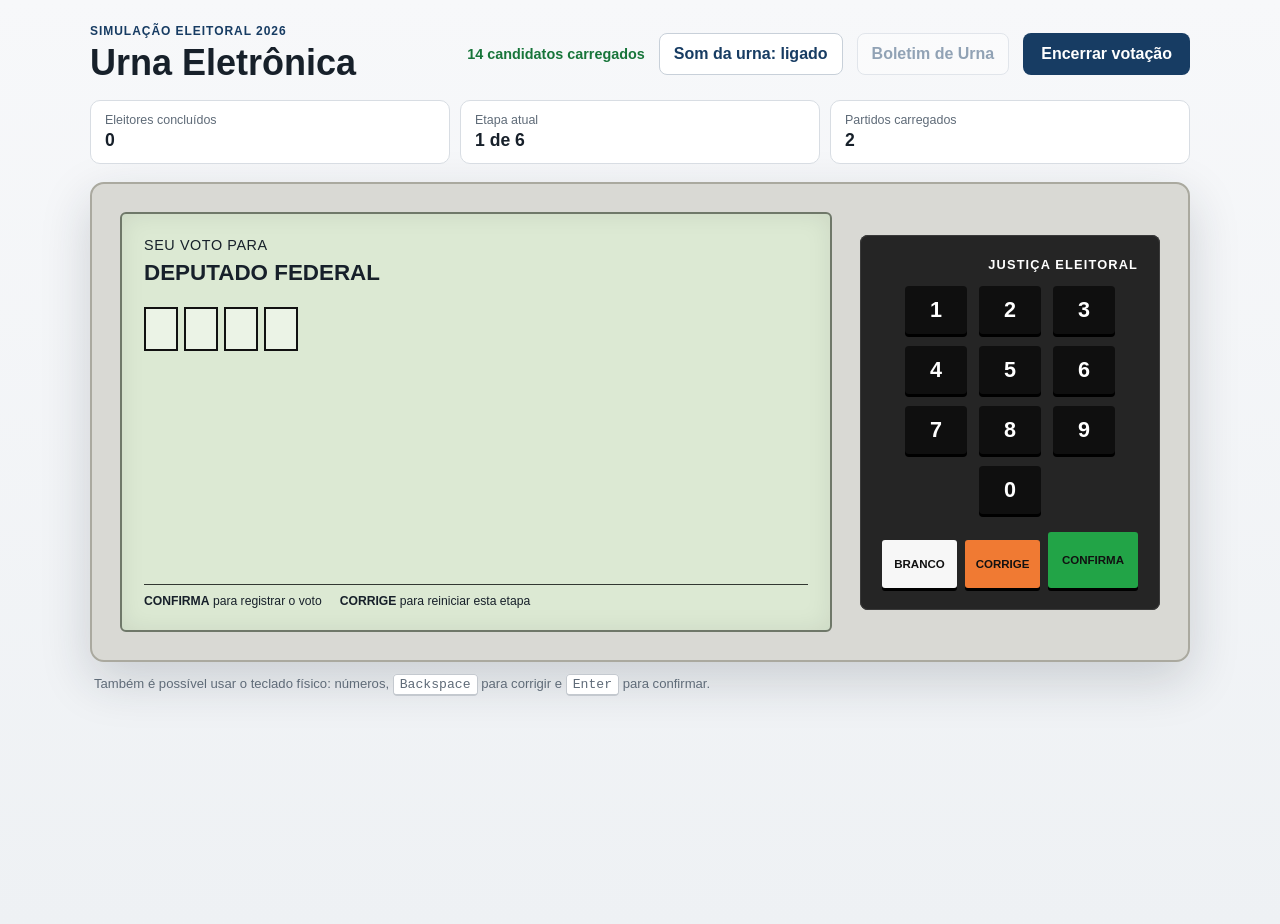
<file: index.html>
<!DOCTYPE html>
<html lang="pt-BR">
<head>
    <meta charset="UTF-8">
    <meta name="viewport" content="width=device-width, initial-scale=1.0">
    <title>Urna Eletrônica - Simulação 2026</title>
    <link rel="stylesheet" href="style.css">
    <audio id="audioConfirmacao" preload="auto">
        <source src="assets/audio/confirmacao-urna.wav" type="audio/wav">
    </audio>

    <script src="script.js" defer></script>
</head>
<body>
    <main class="pagina-urna">
        <header class="barra-superior">
            <div>
                <span class="rotulo-sistema">SIMULAÇÃO ELEITORAL 2026</span>
                <h1>Urna Eletrônica</h1>
            </div>
            <div class="controles-superiores">
                <div class="status-dados" id="statusDados" aria-live="polite">Carregando candidatos...</div>
                <button class="btn-auxiliar" id="btnSom" type="button" aria-pressed="true">Som da urna: ligado</button>
                <button class="btn-auxiliar" id="btnBoletim" type="button" disabled>Boletim de Urna</button>
                <button class="btn-tse" id="btnEncerrar" type="button">Encerrar votação</button>
            </div>
        </header>

        <section class="painel-status" aria-label="Status da votação">
            <div class="status-item">
                <span>Eleitores concluídos</span>
                <strong id="totalEleitores">0</strong>
            </div>
            <div class="status-item">
                <span>Etapa atual</span>
                <strong id="etapaVotacao">1 de 6</strong>
            </div>
            <div class="status-item">
                <span>Partidos carregados</span>
                <strong id="totalPartidos">0</strong>
            </div>
        </section>

        <section class="urna" aria-label="Urna eletrônica">
            <div class="tela" id="tela">
                <div id="conteudoVoto" class="conteudo-voto">
                    <div class="tela-topo">
                        <div>
                            <span class="seu-voto">SEU VOTO PARA</span>
                            <div class="cargo-titulo" id="lblCargo">---</div>
                        </div>
                        <div class="foto-box" id="fotoBox" hidden>
                            <img id="imgCandidato" class="foto-candidato" src="" alt="">
                        </div>
                    </div>

                    <div class="quadrados-numero" id="containerDigitos" aria-label="Número do candidato"></div>

                    <div class="dados-candidato" id="dadosCandidato" aria-live="polite"></div>

                    <div class="tela-instrucoes" id="instrucoes">
                        <span><b>CONFIRMA</b> para registrar o voto</span>
                        <span><b>CORRIGE</b> para reiniciar esta etapa</span>
                    </div>
                </div>
            </div>

            <aside class="teclado" aria-label="Teclado da urna">
                <div class="teclado-topo">JUSTIÇA ELEITORAL</div>

                <div class="teclado-numerico">
                    <button class="btn-num" type="button" data-numero="1">1</button>
                    <button class="btn-num" type="button" data-numero="2">2</button>
                    <button class="btn-num" type="button" data-numero="3">3</button>
                    <button class="btn-num" type="button" data-numero="4">4</button>
                    <button class="btn-num" type="button" data-numero="5">5</button>
                    <button class="btn-num" type="button" data-numero="6">6</button>
                    <button class="btn-num" type="button" data-numero="7">7</button>
                    <button class="btn-num" type="button" data-numero="8">8</button>
                    <button class="btn-num" type="button" data-numero="9">9</button>
                    <span></span>
                    <button class="btn-num" type="button" data-numero="0">0</button>
                    <span></span>
                </div>

                <div class="teclado-acoes">
                    <button class="btn-acao btn-branco" id="btnBranco" type="button">BRANCO</button>
                    <button class="btn-acao btn-corrige" id="btnCorrige" type="button">CORRIGE</button>
                    <button class="btn-acao btn-confirma" id="btnConfirma" type="button">CONFIRMA</button>
                </div>
            </aside>
        </section>

        <p class="atalhos">Também é possível usar o teclado físico: números, <kbd>Backspace</kbd> para corrigir e <kbd>Enter</kbd> para confirmar.</p>
    </main>

    <div class="modal-backdrop" id="modalBoletim" hidden>
        <section class="modal-boletim" role="dialog" aria-modal="true" aria-labelledby="tituloBoletim">
            <header class="modal-boletim__topo">
                <div>
                    <span class="rotulo-sistema">APURAÇÃO DA URNA</span>
                    <h2 id="tituloBoletim">Boletim de Urna</h2>
                </div>
                <button class="btn-fechar" id="btnFecharBoletim" type="button" aria-label="Fechar boletim">×</button>
            </header>
            <div class="resumo-boletim" id="resumoBoletim"></div>
            <div class="conteudo-boletim" id="conteudoBoletim"></div>
            <footer class="modal-boletim__acoes">
                <button class="btn-auxiliar" id="btnBaixarBoletim" type="button">Baixar boletimDeUrna.json</button>
                <button class="btn-tse" id="btnFecharBoletimRodape" type="button">Fechar</button>
            </footer>
        </section>
    </div>
</body>
</html>
</file>
<file: style.css>
:root {
    --fundo: #eef1f4;
    --superficie: #ffffff;
    --texto: #17202a;
    --texto-suave: #5f6b78;
    --borda: #c8ced5;
    --urna: #d9d9d4;
    --urna-borda: #aaa99f;
    --tela: #dce9d3;
    --tela-borda: #6f7869;
    --teclado: #252525;
    --tecla: #0f0f0f;
    --branco: #f7f7f7;
    --corrige: #f07a33;
    --confirma: #22a447;
    --azul: #173c63;
    --azul-escuro: #0d2c4d;
    --perigo: #b52222;
    --sombra: 0 18px 50px rgba(28, 39, 49, 0.18);
}

* { box-sizing: border-box; }

body {
    margin: 0;
    min-height: 100vh;
    font-family: Arial, Helvetica, sans-serif;
    color: var(--texto);
    background: linear-gradient(180deg, #f7f8fa 0%, var(--fundo) 100%);
}

button { font: inherit; }

.pagina-urna {
    width: min(1100px, calc(100% - 32px));
    margin: 24px auto 40px;
}

.barra-superior {
    display: flex;
    align-items: center;
    justify-content: space-between;
    gap: 24px;
    margin-bottom: 16px;
}

.rotulo-sistema {
    display: block;
    margin-bottom: 4px;
    color: var(--azul);
    font-size: 0.75rem;
    font-weight: 700;
    letter-spacing: 0.08em;
}

h1 {
    margin: 0;
    font-size: clamp(1.6rem, 3vw, 2.25rem);
}

.controles-superiores {
    display: flex;
    align-items: center;
    gap: 14px;
}

.status-dados {
    color: var(--texto-suave);
    font-size: 0.9rem;
}

.status-dados.ok { color: #17753a; font-weight: 700; }
.status-dados.erro { color: var(--perigo); font-weight: 700; }

.btn-tse {
    border: 0;
    border-radius: 8px;
    padding: 12px 18px;
    color: #fff;
    background: var(--azul);
    font-weight: 700;
    cursor: pointer;
}

.btn-tse:hover { background: var(--azul-escuro); }
.btn-tse:disabled { opacity: 0.5; cursor: not-allowed; }

.painel-status {
    display: grid;
    grid-template-columns: repeat(3, 1fr);
    gap: 10px;
    margin-bottom: 18px;
}

.status-item {
    padding: 12px 14px;
    border: 1px solid #d8dde3;
    border-radius: 10px;
    background: var(--superficie);
}

.status-item span {
    display: block;
    color: var(--texto-suave);
    font-size: 0.78rem;
    margin-bottom: 3px;
}

.status-item strong { font-size: 1.1rem; }

.urna {
    display: grid;
    grid-template-columns: minmax(0, 1fr) 300px;
    gap: 28px;
    padding: 28px;
    border: 2px solid var(--urna-borda);
    border-radius: 14px;
    background: var(--urna);
    box-shadow: var(--sombra);
}

.tela {
    min-width: 0;
    height: 420px;
    padding: 22px;
    border: 2px solid var(--tela-borda);
    border-radius: 6px;
    background: var(--tela);
    box-shadow: inset 0 0 24px rgba(0, 0, 0, 0.08);
}

.conteudo-voto {
    height: 100%;
    display: flex;
    flex-direction: column;
}

.tela-topo {
    display: flex;
    justify-content: space-between;
    gap: 18px;
}

.seu-voto {
    font-size: 0.9rem;
    letter-spacing: 0.04em;
}

.cargo-titulo {
    margin-top: 6px;
    font-size: 1.4rem;
    font-weight: 700;
    text-transform: uppercase;
}

.foto-box {
    width: 122px;
    height: 142px;
    padding: 4px;
    border: 1px solid #404640;
    background: #fff;
}

.foto-candidato {
    width: 100%;
    height: 100%;
    object-fit: contain;
}

.quadrados-numero {
    min-height: 50px;
    display: flex;
    align-items: center;
    gap: 6px;
    margin-top: 18px;
}

.digito {
    width: 34px;
    height: 44px;
    display: flex;
    align-items: center;
    justify-content: center;
    border: 2px solid #111;
    background: rgba(255, 255, 255, 0.42);
    font-size: 1.55rem;
    font-weight: 700;
}

.digito.pisca { animation: pisca 0.9s infinite; }

@keyframes pisca {
    0%, 100% { border-color: #111; }
    50% { border-color: transparent; }
}

.dados-candidato {
    flex: 1;
    display: flex;
    flex-direction: column;
    justify-content: center;
    min-height: 110px;
    font-size: 1rem;
    line-height: 1.5;
}

.candidato-nome {
    font-size: 1.45rem;
    font-weight: 700;
    margin-bottom: 6px;
}

.candidato-partido { font-size: 1rem; }

.voto-aviso {
    font-size: 1.65rem;
    font-weight: 700;
    text-transform: uppercase;
}

.voto-aviso.nulo { color: #8d1e1e; }

.tela-instrucoes {
    display: flex;
    gap: 18px;
    flex-wrap: wrap;
    padding-top: 9px;
    border-top: 1px solid #323832;
    font-size: 0.76rem;
}

.teclado {
    align-self: center;
    padding: 22px;
    border-radius: 8px;
    background: var(--teclado);
    box-shadow: inset 0 0 0 1px #3a3a3a;
}

.teclado-topo {
    margin-bottom: 14px;
    color: #fff;
    text-align: right;
    font-size: 0.8rem;
    font-weight: 700;
    letter-spacing: 0.09em;
}

.teclado-numerico {
    display: grid;
    grid-template-columns: repeat(3, 62px);
    justify-content: center;
    gap: 12px;
}

.btn-num {
    width: 62px;
    height: 48px;
    border: 0;
    border-radius: 4px;
    color: #fff;
    background: var(--tecla);
    box-shadow: 0 3px 0 #000;
    font-size: 1.35rem;
    font-weight: 700;
    cursor: pointer;
}

.btn-num:active,
.btn-acao:active {
    transform: translateY(2px);
    box-shadow: 0 1px 0 #000;
}

.teclado-acoes {
    display: grid;
    grid-template-columns: 1fr 1fr 1.2fr;
    align-items: end;
    gap: 8px;
    margin-top: 18px;
}

.btn-acao {
    height: 48px;
    border: 0;
    border-radius: 3px;
    color: #111;
    box-shadow: 0 3px 0 #000;
    font-size: 0.72rem;
    font-weight: 700;
    cursor: pointer;
}

.btn-branco { background: var(--branco); }
.btn-corrige { background: var(--corrige); }
.btn-confirma { height: 56px; background: var(--confirma); }

.mensagem-centro,
.mensagem-fim {
    height: 100%;
    display: flex;
    flex-direction: column;
    align-items: center;
    justify-content: center;
    text-align: center;
}

.mensagem-centro {
    gap: 10px;
    font-size: 2rem;
    font-weight: 700;
}

.mensagem-centro small {
    color: #38433a;
    font-size: 0.95rem;
    font-weight: 400;
}

.mensagem-fim {
    font-size: clamp(4rem, 10vw, 7rem);
    font-weight: 700;
    letter-spacing: 0.35em;
}

.atalhos {
    margin: 14px 4px 0;
    color: var(--texto-suave);
    font-size: 0.82rem;
}

kbd {
    padding: 2px 6px;
    border: 1px solid #c4c9cf;
    border-bottom-width: 2px;
    border-radius: 4px;
    background: #fff;
}

@media (max-width: 860px) {
    .barra-superior { align-items: flex-start; flex-direction: column; }
    .controles-superiores { width: 100%; justify-content: space-between; }
    .urna { grid-template-columns: 1fr; }
    .teclado { width: min(100%, 340px); }
}

@media (max-width: 560px) {
    .pagina-urna { width: min(100%, calc(100% - 16px)); margin-top: 12px; }
    .painel-status { grid-template-columns: 1fr; }
    .urna { padding: 12px; gap: 16px; }
    .tela { height: 390px; padding: 14px; }
    .foto-box { width: 92px; height: 112px; }
    .teclado { padding: 16px; }
    .teclado-numerico { grid-template-columns: repeat(3, 56px); gap: 10px; }
    .btn-num { width: 56px; }
    .controles-superiores { align-items: stretch; flex-direction: column; }
}

.btn-auxiliar {
    border: 1px solid #c8d0d9;
    border-radius: 8px;
    padding: 11px 14px;
    color: var(--azul);
    background: #fff;
    font-weight: 700;
    cursor: pointer;
}

.btn-auxiliar:hover:not(:disabled) { background: #f3f6f9; }
.btn-auxiliar:disabled { opacity: 0.45; cursor: not-allowed; }

.modal-backdrop {
    position: fixed;
    inset: 0;
    z-index: 100;
    display: grid;
    place-items: center;
    padding: 24px;
    background: rgba(12, 24, 36, 0.62);
}

.modal-backdrop[hidden] { display: none; }

.modal-boletim {
    width: min(940px, 100%);
    max-height: min(88vh, 900px);
    overflow: auto;
    border-radius: 14px;
    background: #fff;
    box-shadow: 0 28px 90px rgba(0, 0, 0, 0.3);
}

.modal-boletim__topo,
.modal-boletim__acoes {
    display: flex;
    align-items: center;
    justify-content: space-between;
    gap: 16px;
    padding: 20px 24px;
}

.modal-boletim__topo {
    position: sticky;
    top: 0;
    z-index: 2;
    border-bottom: 1px solid #dce1e6;
    background: #fff;
}

.modal-boletim__topo h2 { margin: 2px 0 0; }

.btn-fechar {
    width: 42px;
    height: 42px;
    border: 0;
    border-radius: 8px;
    background: #eef2f5;
    color: #243241;
    font-size: 1.8rem;
    line-height: 1;
    cursor: pointer;
}

.resumo-boletim {
    display: grid;
    grid-template-columns: repeat(3, 1fr);
    gap: 12px;
    padding: 20px 24px 0;
}

.resumo-card {
    padding: 14px 16px;
    border: 1px solid #d9dee4;
    border-radius: 10px;
    background: #f8fafb;
}

.resumo-card span {
    display: block;
    margin-bottom: 4px;
    color: var(--texto-suave);
    font-size: 0.78rem;
}

.resumo-card strong { font-size: 1.35rem; }

.conteudo-boletim {
    display: grid;
    gap: 16px;
    padding: 20px 24px 24px;
}

.cargo-apuracao {
    overflow: hidden;
    border: 1px solid #d9dee4;
    border-radius: 10px;
}

.cargo-apuracao h3 {
    margin: 0;
    padding: 12px 16px;
    color: #fff;
    background: var(--azul);
    font-size: 1rem;
}

.apuracao-linha {
    display: grid;
    grid-template-columns: minmax(0, 1fr) 130px 90px;
    gap: 12px;
    align-items: center;
    padding: 11px 16px;
    border-top: 1px solid #edf0f3;
}

.apuracao-linha:first-of-type { border-top: 0; }
.apuracao-linha small { color: var(--texto-suave); }
.apuracao-linha .numero-apuracao { font-weight: 700; }
.apuracao-linha .total-apuracao { text-align: right; font-weight: 700; }
.apuracao-linha.especial { background: #fafbfc; }

.modal-boletim__acoes {
    position: sticky;
    bottom: 0;
    border-top: 1px solid #dce1e6;
    background: #fff;
}

@media (max-width: 760px) {
    .controles-superiores { flex-wrap: wrap; justify-content: flex-end; }
    .resumo-boletim { grid-template-columns: 1fr; }
    .apuracao-linha { grid-template-columns: 1fr auto; }
    .apuracao-linha .numero-apuracao { grid-column: 1; }
    .apuracao-linha .total-apuracao { grid-column: 2; grid-row: 1 / span 2; }
    .modal-boletim__acoes { flex-direction: column; align-items: stretch; }
}
</file>
